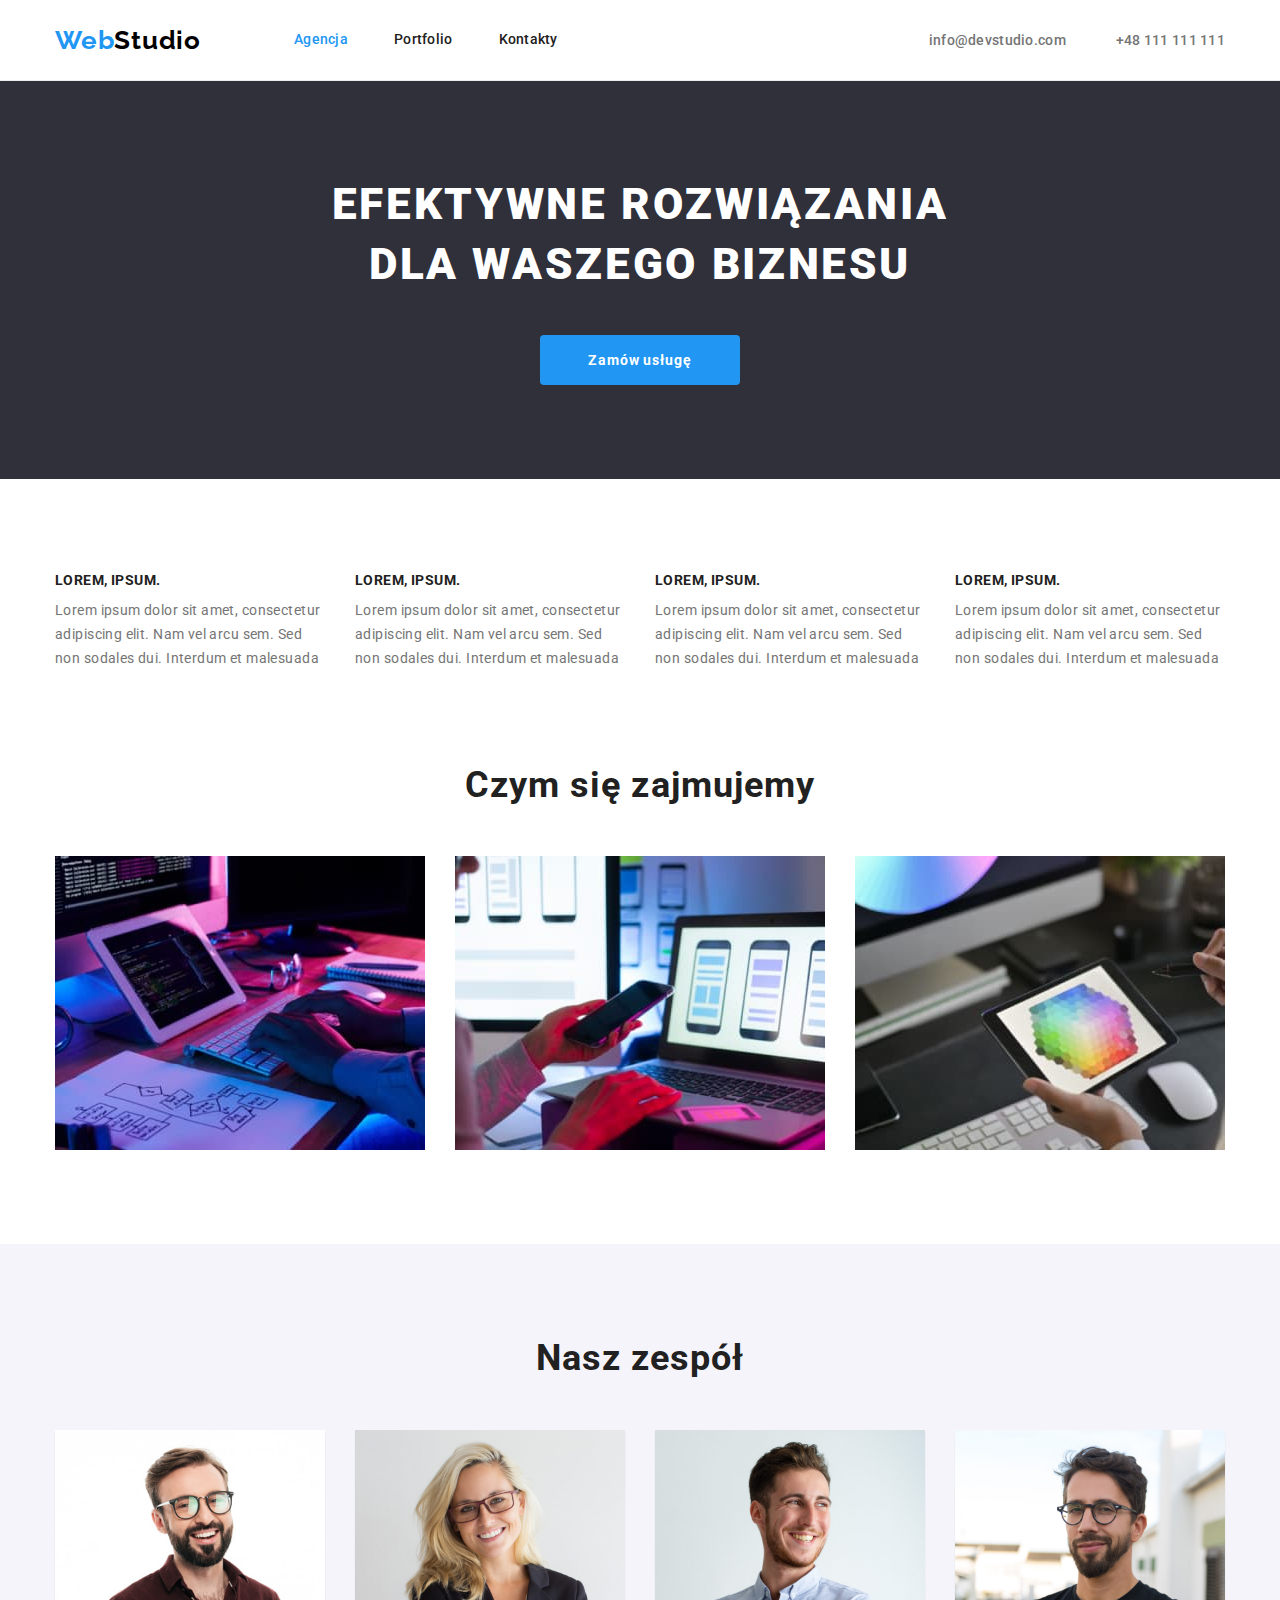
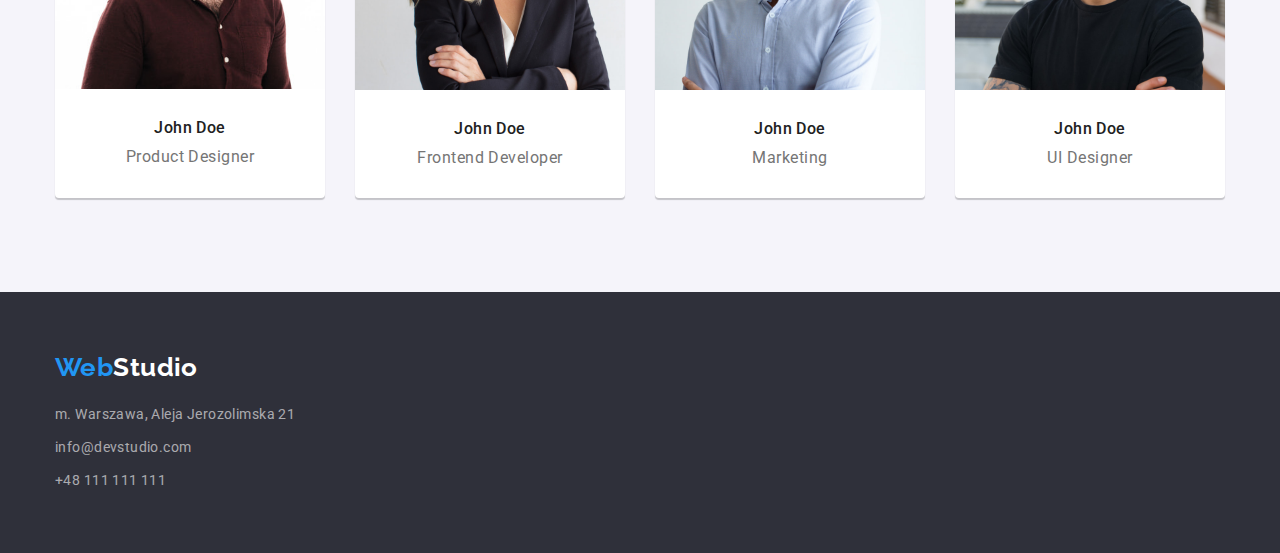
<file: index.html>
<!DOCTYPE html>
<html lang="en">
	<head>
		<meta charset="UTF-8" />
		<meta name="viewport" content="witdh=device-width" />
		<title>goit-markup-hw-03 Wojciech Maroszek</title>
		<link rel="preconnect" href="https://fonts.googleapis.com" />
		<link rel="preconnect" href="https://fonts.gstatic.com" crossorigin />
		<link
			href="https://fonts.googleapis.com/css2?family=Raleway:wght@700&family=Roboto:wght@400;500;700;900&display=swap"
			rel="stylesheet"
		/>
		<link rel="stylesheet" href="css/modern-normalize.css" />
		<link rel="stylesheet" href="css/styles.css" />
	</head>
	<body>
		<header class="nav-line">
			<div class="container container-nav">
				<nav class="header-nav">
					<a class="nav-logo" href="./index.html">
						<span>Web</span>
						<span class="nav-logo-studio">Studio</span>
					</a>
					<ul class="nav-list">
						<li><a class="nav-link text-color-pointer current" href="./index.html">Agencja</a></li>
						<li><a class="nav-link text-color-pointer" href="./portfolio.html">Portfolio</a></li>
						<li><a class="nav-link text-color-pointer" href="./kontakt.html">Kontakty</a></li>
					</ul>
				</nav>
				<ul class="contact-list">
					<li>
						<a class="nav-link2 text-color-pointer" href="mailto:info@devstudio.com">info@devstudio.com</a>
					</li>
					<li><a class="nav-link2 text-color-pointer" href="tel:48111111111">+48 111 111 111</a></li>
				</ul>
			</div>
		</header>
		<main>
			<section class="hero-background">
				<div class="container">
					<h1 class="hero-header">EFEKTYWNE ROZWIĄZANIA DLA WASZEGO BIZNESU</h1>
					<button class="hero-button" type="button">Zamów usługę</button>
				</div>
			</section>
			<section>
				<div class="container">
					<h2 class="visually-hidden">Lorem, ipsum dolor.</h2>
					<ul class="feat-container">
						<li class="feat-text-box">
							<h3 class="feat-tittle">Lorem, ipsum.</h3>
							<p class="feat-text">
								Lorem ipsum dolor sit amet, consectetur adipiscing elit. Nam vel arcu sem. Sed non sodales dui. Interdum
								et malesuada
							</p>
						</li>
						<li class="feat-text-box">
							<h3 class="feat-tittle">Lorem, ipsum.</h3>
							<p class="feat-text">
								Lorem ipsum dolor sit amet, consectetur adipiscing elit. Nam vel arcu sem. Sed non sodales dui. Interdum
								et malesuada
							</p>
						</li>
						<li class="feat-text-box">
							<h3 class="feat-tittle">Lorem, ipsum.</h3>
							<p class="feat-text">
								Lorem ipsum dolor sit amet, consectetur adipiscing elit. Nam vel arcu sem. Sed non sodales dui. Interdum
								et malesuada
							</p>
						</li>
						<li class="feat-text-box">
							<h3 class="feat-tittle">Lorem, ipsum.</h3>
							<p class="feat-text">
								Lorem ipsum dolor sit amet, consectetur adipiscing elit. Nam vel arcu sem. Sed non sodales dui. Interdum
								et malesuada
							</p>
						</li>
					</ul>
				</div>
			</section>
			<section class="deal-design">
				<div class="container">
					<h2 class="design-header deal-title">Czym się zajmujemy</h2>
					<ul class="deal-box">
						<li>
							<img src="images/box1.jpg" alt="Zdjęcie komputera" width="370" height="294" />
						</li>
						<li>
							<img src="images/box2.jpg" alt="Zdjęcie komputera i telefonu" width="370" height="294" />
						</li>
						<li>
							<img src="images/box3.jpg" alt="Zdjęcie tabletu" width="370" height="294" />
						</li>
					</ul>
				</div>
			</section>
			<section class="section-team-background">
				<div class="container">
					<h2 class="design-header sec-images-header">Nasz zespół</h2>
					<ul class="team-card-box">
						<li class="team-card">
							<img src="images/img1.jpg" alt="Zdjęcie osoby 1" width="270" height="260" />
							<div class="card-text-box">
								<h3 class="section-team-tittle">John Doe</h3>
								<p class="section-team-text">Product Designer</p>
							</div>
						</li>
						<li class="team-card">
							<img src="images/img2.jpg" alt="Zdjęcie osoby 2" width="270" height="260" />
							<div class="card-text-box">
								<h3 class="section-team-tittle">John Doe</h3>
								<p class="section-team-text">Frontend Developer</p>
							</div>
						</li>
						<li class="team-card">
							<img src="images/img3.jpg" alt="Zdjęcie osoby 3" width="270" height="260" />
							<div class="card-text-box">
								<h3 class="section-team-tittle">John Doe</h3>
								<p class="section-team-text">Marketing</p>
							</div>
						</li>
						<li class="team-card">
							<img src="images/img4.jpg" alt="Zdjęcie osoby 4" width="270" height="260" />
							<div class="card-text-box">
								<h3 class="section-team-tittle">John Doe</h3>
								<p class="section-team-text">UI Designer</p>
							</div>
						</li>
					</ul>
				</div>
			</section>
		</main>
		<footer class="footer-bg">
			<div class="container">
				<a class="footer-logo" href="./index.html">
					<span>Web</span>
					<span class="footer-logo-studio">Studio</span>
				</a>
				<address>
					<ul class="adress-list">
						<li class="address-text">
							<a
								class="footer-adress addres-color-pointer"
								href="https://goo.gl/maps/CgjjjS2WBtp8LF2a7"
								target="_blank"
								rel="noopener nofollow"
							>
								m. Warszawa, Aleja Jerozolimska 21
							</a>
						</li>
						<li class="address-text">
							<a class="footer-adress text-color-pointer" href="mailto:info@devstudio.com">info@devstudio.com</a>
						</li>
						<li><a class="footer-adress text-color-pointer" href="tel:48111111111">+48 111 111 111</a></li>
					</ul>
				</address>
			</div>
		</footer>
	</body>
</html>
</file>
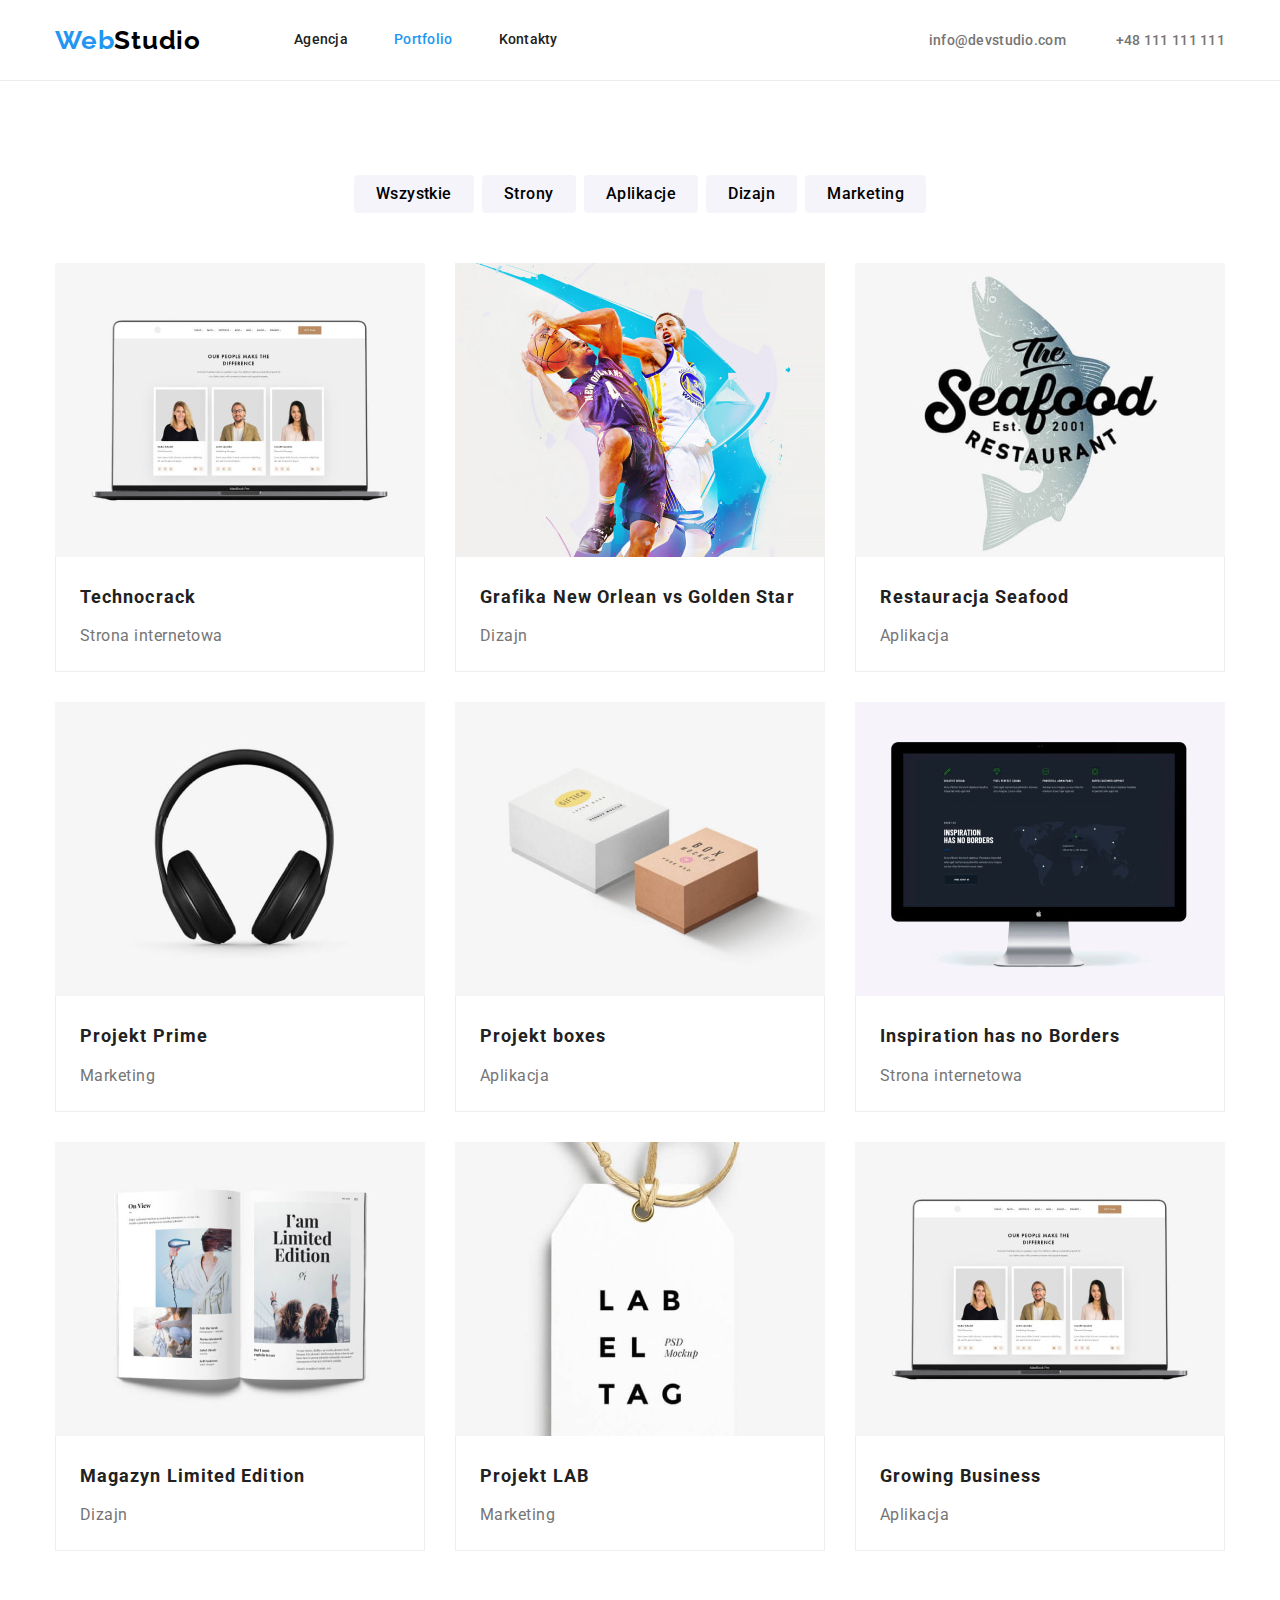
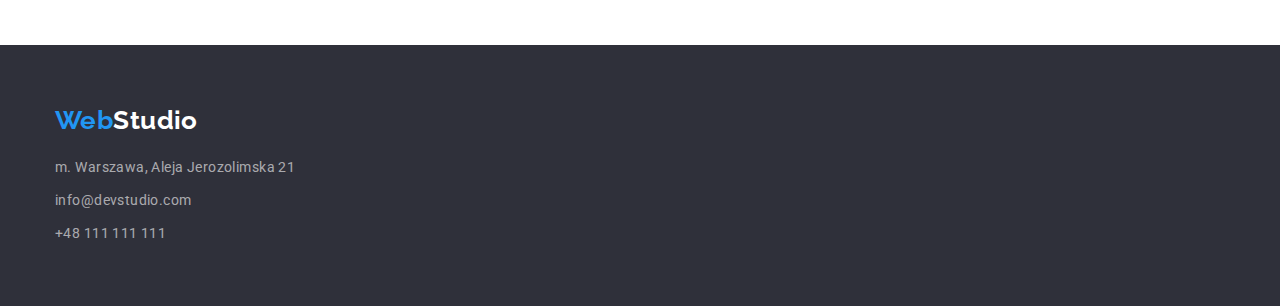
<file: portfolio.html>
<!DOCTYPE html>
<html lang="en">
	<head>
		<meta charset="UTF-8" />
		<meta name="viewport" content="witdh=device-width" />
		<title>goit-markup-hw-03 Wojciech Maroszek</title>
		<link rel="preconnect" href="https://fonts.googleapis.com" />
		<link rel="preconnect" href="https://fonts.gstatic.com" crossorigin />
		<link
			href="https://fonts.googleapis.com/css2?family=Raleway:wght@700&family=Roboto:wght@400;500;700;900&display=swap"
			rel="stylesheet"
		/>
		<link rel="stylesheet" href="css/modern-normalize.css" />
		<link rel="stylesheet" href="css/styles.css" />
	</head>
	<body>
		<header class="nav-line">
			<div class="container container-nav">
				<nav class="header-nav">
					<a class="nav-logo" href="./index.html">
						<span>Web</span>
						<span class="nav-logo-studio">Studio</span>
					</a>
					<ul class="nav-list">
						<li><a class="nav-link text-color-pointer" href="./index.html">Agencja</a></li>
						<li><a class="nav-link text-color-pointer current" href="./portfolio.html">Portfolio</a></li>
						<li><a class="nav-link text-color-pointer" href="./kontakt.html">Kontakty</a></li>
					</ul>
				</nav>
				<ul class="contact-list">
					<li>
						<a class="nav-link2 text-color-pointer" href="mailto:info@devstudio.com">info@devstudio.com</a>
					</li>
					<li><a class="nav-link2 text-color-pointer" href="tel:48111111111">+48 111 111 111</a></li>
				</ul>
			</div>
		</header>
		<main>
			<section>
				<div class="container">
					<h1 class="visually-hidden">Portfolio</h1>
					<ul class="filter-list">
						<li><button class="filter-button filter-cover" type="button">Wszystkie</button></li>
						<li><button class="filter-button filter-cover" type="button">Strony</button></li>
						<li><button class="filter-button filter-cover" type="button">Aplikacje</button></li>
						<li><button class="filter-button filter-cover" type="button">Dizajn</button></li>
						<li><button class="filter-button filter-cover" type="button">Marketing</button></li>
					</ul>
					<ul class="portfolio-list">
						<li class="images-container">
							<img src="./images/img-portfolio1.jpg" alt="image of laptop" width="370" height="294" />
							<div class="images-box-text">
								<h3 class="images-tittle">Technocrack</h3>
								<p class="images-text">Strona internetowa</p>
							</div>
						</li>
						<li class="images-container">
							<img src="./images/img-portfolio2.jpg" alt="image of basketball players" width="370" height="294" />
							<div class="images-box-text">
								<h3 class="images-tittle">Grafika New Orlean vs Golden Star</h3>
								<p class="images-text">Dizajn</p>
							</div>
						</li>
						<li class="images-container">
							<img src="./images/img-portfolio3.jpg" alt="image of restaurant logotype" width="370" height="294" />
							<div class="images-box-text">
								<h3 class="images-tittle">Restauracja Seafood</h3>
								<p class="images-text">Aplikacja</p>
							</div>
						</li>
						<li class="images-container">
							<img src="./images/img-portfolio4.jpg" alt="image of headphones" width="370" height="294" />
							<div class="images-box-text">
								<h3 class="images-tittle">Projekt Prime</h3>
								<p class="images-text">Marketing</p>
							</div>
						</li>
						<li class="images-container">
							<img src="./images/img-portfolio5.jpg" alt="image of boxes" width="370" height="294" />
							<div class="images-box-text">
								<h3 class="images-tittle">Projekt boxes</h3>
								<p class="images-text">Aplikacja</p>
							</div>
						</li>
						<li class="images-container">
							<img src="./images/img-portfolio6.jpg" alt="image of monitor" width="370" height="294" />
							<div class="images-box-text">
								<h3 class="images-tittle">Inspiration has no Borders</h3>
								<p class="images-text">Strona internetowa</p>
							</div>
						</li>
						<li class="images-container">
							<img src="./images/img-portfolio7.jpg" alt="image of magazine" width="370" height="294" />
							<div class="images-box-text">
								<h3 class="images-tittle">Magazyn Limited Edition</h3>
								<p class="images-text">Dizajn</p>
							</div>
						</li>
						<li class="images-container">
							<img src="./images/img-portfolio8.jpg" alt="image of label" width="370" height="294" />
							<div class="images-box-text">
								<h3 class="images-tittle">Projekt LAB</h3>
								<p class="images-text">Marketing</p>
							</div>
						</li>
						<li class="images-container">
							<img src="./images/img-portfolio1.jpg" alt="image of website" width="370" height="294" />
							<div class="images-box-text">
								<h3 class="images-tittle">Growing Business</h3>
								<p class="images-text">Aplikacja</p>
							</div>
						</li>
					</ul>
				</div>
			</section>
		</main>
		<footer class="footer-bg">
			<div class="container">
				<a class="footer-logo" href="./index.html">
					<span>Web</span>
					<span class="footer-logo-studio">Studio</span>
				</a>
				<address>
					<ul class="adress-list">
						<li class="address-text">
							<a
								class="footer-adress addres-color-pointer"
								href="https://goo.gl/maps/CgjjjS2WBtp8LF2a7"
								target="_blank"
								rel="noopener nofollow"
							>
								m. Warszawa, Aleja Jerozolimska 21
							</a>
						</li>
						<li class="address-text">
							<a class="footer-adress text-color-pointer" href="mailto:info@devstudio.com">info@devstudio.com</a>
						</li>
						<li><a class="footer-adress text-color-pointer" href="tel:48111111111">+48 111 111 111</a></li>
					</ul>
				</address>
			</div>
		</footer>
	</body>
</html>
</file>
<file: css/styles.css>
/* GLOBAL */
:root {
	--header-background-color: #2f303a;
	--main-background-color: #ffffff;
	--main-font-color: #212121;
	--images-font-color: #757575;
	--main-blue-color: #2196f3;
	--filters-background-color: #f5f4fa;
	--footer-text-color: rgba(255, 255, 255, 0.6);
	--footer-studio-color: #000000;
	--main-font: "Roboto", sans-serif;
	--logo-font: "Raleway";
}
body {
	font-family: var(--main-font);
	background-color: var(--main-background-color);
	color: var(--main-font-color);
	font-size: 14px;
	letter-spacing: 0.03em;
}
.cursor-pointer:hover {
	cursor: pointer;
}
.visually-hidden {
	position: absolute;
	width: 1px;
	height: 1px;
	margin: -1px;
	border: 0;
	padding: 0;
	white-space: nowrap;
	clip-path: inset(100%);
	clip: rect(0 0 0 0);
	overflow: hidden;
}
.design-header {
	font-weight: 700;
	font-size: 36px;
	line-height: 1.16;
	text-align: center;
	letter-spacing: 0.03em;
	margin-bottom: 50px;
}
.container {
	width: 1200px;
	margin: 0 auto;
	padding: 0 15px;
}

h1,
h2,
h3,
h4,
h5,
h6,
p {
	margin: 0;
}
img {
	display: block;
	max-width: 100%;
	height: auto;
}
ul,
ol {
	list-style-type: none;
	padding-left: 0;
	margin: 0;
}
a {
	text-decoration: none;
}
address {
	font-style: normal;
}
button {
	display: block;
	cursor: pointer;
	border: none;
	border-radius: 4px;
}
section {
	padding-top: 94px;
	padding-bottom: 94px;
}
/* GLOBAL */

/* HEADER */
/* Nav */
.nav-line {
	border-bottom: 1px;
	border-bottom-style: solid;
	border-bottom-color: #ececec;
}
.container-nav {
	display: flex;
	align-items: center;
}
.header-nav {
	display: flex;
	text-align: center;
}

.nav-list {
	display: flex;
	gap: 46px;
	margin-left: 93px;
	align-items: center;
}
.contact-list {
	display: flex;
	gap: 50px;
	margin-left: auto;
}
.nav-logo {
	font-family: var(--logo-font);
	text-decoration: none;
	font-weight: 700;
	font-size: 26px;
	line-height: 1.19;
	color: var(--main-blue-color);
	letter-spacing: 0.03em;
	display: flex;
	align-items: center;
}
.nav-logo-studio {
	color: var(--footer-studio-color);
}
.nav-link {
	text-decoration: none;
	color: var(--main-font-color);
	font-weight: 500;
	line-height: 1.14;
	letter-spacing: 0.02em;
	display: block;
	padding-top: 32px;
	padding-bottom: 32px;
}
.nav-link2 {
	text-decoration: none;
	font-weight: 500;
	line-height: 1.14;
	letter-spacing: 0.02em;
	color: var(--images-font-color);
}
.text-color-pointer:hover {
	color: var(--main-blue-color);
}
.addres-color-pointer:hover {
	color: var(--main-background-color);
}
.current {
	color: var(--main-blue-color);
}
/* Nav */
/* HEADER */

/* MAIN */
/* Header index.html */
.hero-background {
	background: var(--header-background-color);
}
.hero-header {
	color: var(--main-background-color);
	width: 696px;
	font-weight: 900;
	font-size: 44px;
	line-height: 1.36;
	letter-spacing: 0.06em;
	text-align: center;
	text-transform: uppercase;
	margin: auto;
	margin-bottom: 40px;
}
.hero-button {
	width: 200px;
	background-color: var(--main-blue-color);
	color: var(--main-background-color);
	font-weight: 700;
	font-size: 14px;
	line-height: 1.87;
	text-align: center;
	letter-spacing: 0.06em;
	cursor: pointer;
	font-family: var(--main-font);
	margin: auto;
	padding: 12px 42px;
}

/* Header index.html */
/* Section 1 index.html */
.feat-text-box {
	width: 270px;
	height: auto;
}
.feat-container {
	display: flex;
	align-items: center;
	gap: 30px;
}
.feat-text {
	line-height: 1.71;
	color: var(--images-font-color);
	letter-spacing: 0.03em;
}
.feat-tittle {
	font-weight: 700;
	line-height: 1.14;
	text-transform: uppercase;
	letter-spacing: 0.03em;
	margin-bottom: 10px;
	font-size: 14px;
}

/* Section 1 index.html */
/* Section 2 index.html */
.deal-box {
	display: flex;
	flex-direction: row;
	gap: 30px;
}
.deal-design {
	padding-top: 0px;
}
/* Section 2 index.html */
/* Section 3 index.html */
.section-team-background {
	background-color: var(--filters-background-color);
}
.team-card {
	background-color: var(--main-background-color);
	width: 270px;
	box-shadow: 0px 2px 1px rgba(0, 0, 0, 0.2);
	border-radius: 0px 0px 4px 4px;
}
.card-text-box {
	width: 270px;
	text-align: center;
	margin-top: 30px;
	margin-bottom: 30px;
}
.team-card-box {
	display: flex;
	gap: 30px;
}
.section-team-tittle {
	font-size: 16px;
	line-height: 1.18;
	letter-spacing: 0.03em;
	font-weight: 500;
	text-align: center;
	margin-bottom: 10px;
}
.section-team-text {
	font-size: 16px;
	line-height: 1.18;
	letter-spacing: 0.03em;
	color: var(--images-font-color);
	text-align: center;
}
/* Section 3 index.html */
/* Filters */
.filter-list {
	display: flex;
	flex-direction: row;
	justify-content: center;
	gap: 8px;
	margin-bottom: 50px;
}
.filter-button {
	font-size: 16px;
	line-height: 1.62;
	font-weight: 500;
	font-family: inherit;
	text-align: center;
	cursor: pointer;
	background-color: var(--filters-background-color);
	letter-spacing: 0.03em;
	padding: 6px 22px;
}
.filter-cover:hover {
	background-color: var(--main-blue-color);
	color: var(--main-background-color);
}
/* Filters */
/* Content images for portfolio.html */
.portfolio-list {
	display: flex;
	gap: 30px;
	flex-wrap: wrap;
}
.images-tittle {
	font-weight: 700;
	font-size: 18px;
	line-height: 2.25em;
	letter-spacing: 0.06em;
	margin-bottom: 4px;
}
.images-text {
	font-size: 16px;
	line-height: 1.87;
	color: var(--images-font-color);
	letter-spacing: 0.03em;
}

.images-container {
	width: 370px;
}
.images-box-text {
	width: 370px;
	padding: 20px 24px 20px 24px;
	border: 1px solid #eeeeee;
	border-top: none;
}
/* Content images for portfolio.html */
/* MAIN */

/* FOOTER */

.footer-logo {
	font-family: var(--logo-font);
	text-decoration: none;
	font-weight: 700;
	font-size: 26px;
	line-height: 1.19;
	color: var(--main-blue-color);
	margin-bottom: 20px;
	display: flex;
}
.footer-logo-studio {
	color: var(--main-background-color);
}
.footer-bg {
	background-color: var(--header-background-color);
	padding-top: 60px;
	padding-bottom: 60px;
}
.footer-adress {
	text-decoration: none;
	font-style: normal;
	line-height: 1.71;
	color: var(--footer-text-color);
	letter-spacing: 0.03em;
}
.address-text:not(:last-child) {
	margin-bottom: 9px;
}
/* FOOTER */
</file>
